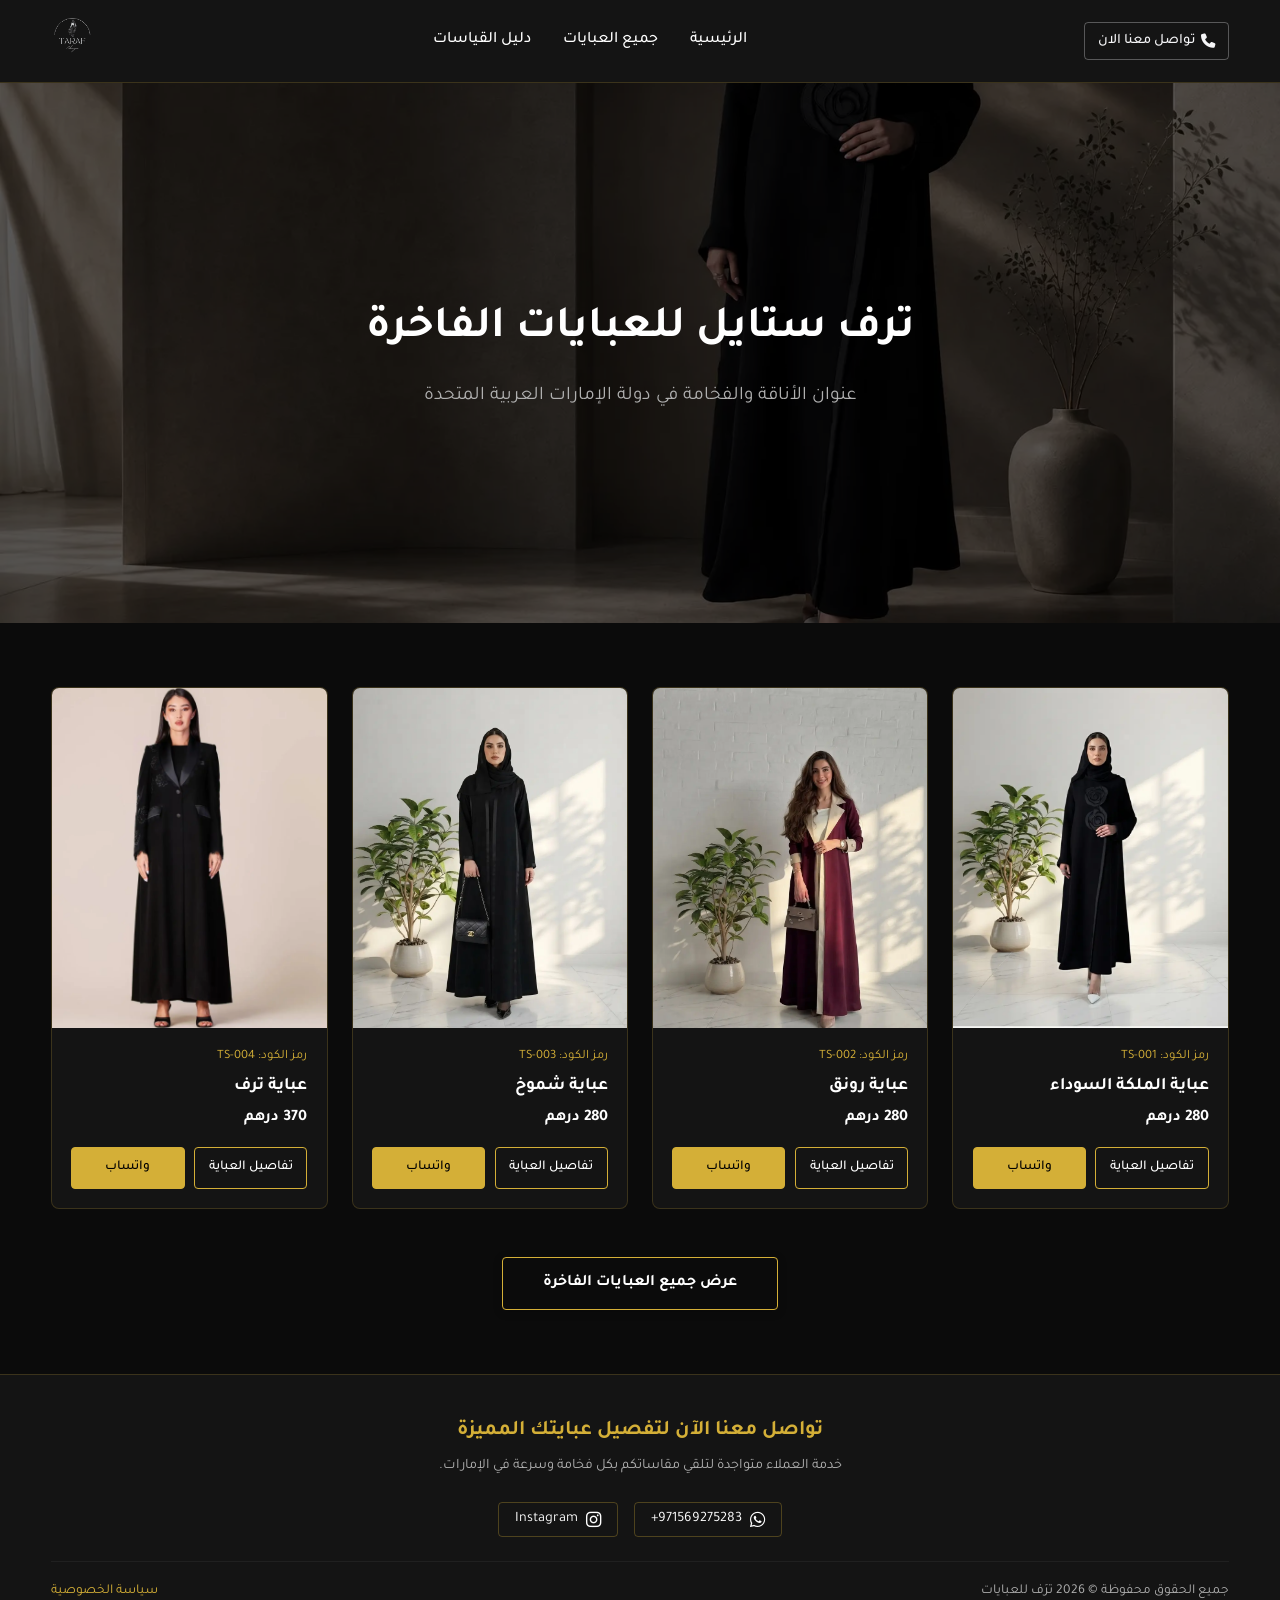
<file: index.html>
<!DOCTYPE html>
<html lang="ar" dir="rtl">

<head>
    <meta charset="UTF-8">
    <meta name="viewport" content="width=device-width, initial-scale=1.0">
    <link rel="icon" type="image/x-icon" href="favicon.ico">
    <title>ترف ستايل للعبايات الفاخرة | الإمارات</title>
    <meta name="description"
        content="ترف ستايل للعبايات الفاخرة في الامارات. تصاميم حصرية وتفصيل حسب الطلب. اطلب الآن عبر الواتساب.">
    <link rel="canonical" href="https://tarafstyleabaya.com/index.html">
    <meta property="og:title" content="ترف ستايل للعبايات الفاخرة | الإمارات">
    <meta property="og:description"
        content="ترف ستايل للعبايات الفاخرة في الامارات. تصاميم حصرية وتفصيل حسب الطلب. اطلب الآن عبر الواتساب.">
    <meta property="og:type" content="website">
    <meta property="og:url" content="https://tarafstyleabaya.com/index.html">
    <meta property="og:image" content="https://tarafstyleabaya.com/img/share-cover.webp">
    <meta name="geo.region" content="AE" />
    <meta name="geo.placename" content="United Arab Emirates" />
    <meta name="language" content="ar" />

    <script type="application/ld+json">
    {
      "@context": "https://schema.org",
      "@type": "LocalBusiness",
      "name": "ترف ستايل للعبايات الفاخرة",
      "image": "https://tarafstyleabaya.com/img/share-cover.webp",
      "@id": "https://tarafstyleabaya.com",
      "url": "https://tarafstyleabaya.com",
      "telephone": "+971569275283",
      "priceRange": "$$",
      "address": {
        "@type": "PostalAddress",
        "addressCountry": "AE"
      },
      "openingHoursSpecification": {
        "@type": "OpeningHoursSpecification",
        "dayOfWeek": [
          "Monday", "Tuesday", "Wednesday", "Thursday", "Friday", "Saturday", "Sunday"
        ],
        "opens": "09:00",
        "closes": "22:00"
      },
      "sameAs": [
        "https://instagram.com/tarafstyleforabaya/"
      ]
    }
    </script>
    <link rel="stylesheet" href="https://cdnjs.cloudflare.com/ajax/libs/font-awesome/6.4.0/css/all.min.css">
    <link href="https://fonts.googleapis.com/css2?family=Tajawal:wght@300;400;500;700&display=swap" rel="stylesheet">
    <link rel="stylesheet" href="css/style.css">
</head>

<body>

<header>
        <div class="header-right">
            <a href="https://wa.me/971569275283?text=مرحباً، أود الاستفسار عن تشكيلة العبايات" target="_blank"
                rel="noopener noreferrer" class="header-whatsapp-btn">
                <i class="fa-solid fa-phone"></i> <span class="btn-text">تواصل معنا الان</span>
            </a>
            <a href="https://wa.me/971569275283?text=مرحباً، أود الاستفسار عن تشكيلة العبايات" target="_blank"
                rel="noopener noreferrer" class="mobile-phone-icon-btn" aria-label="تواصل معنا عبر الواتساب">
                <i class="fa-solid fa-phone"></i>
            </a>
        </div>

        <div class="header-center">
            <div class="logo-container mobile-logo display-none">
                <a href="index.html">
                    <img src="img/taraf-logo.webp" alt="Taraf Abaya Logo" loading="lazy">
                </a>
            </div>
            <nav>
                <ul class="nav-links">
                    <li><a href="index.html">الرئيسية</a></li>
                    <li><a href="all-abayas.html">جميع العبايات</a></li>
                    <li><a href="size-guide.html">دليل القياسات</a></li>
                </ul>
            </nav>
        </div>

        <div class="header-left">
            <div class="logo-container desktop-logo">
                <a href="index.html">
                    <img src="img/taraf-logo.webp" alt="Taraf Abaya Logo" loading="lazy">
                </a>
            </div>
            <button class="hamburger" id="hamburger" aria-label="قائمة التنقل">
                <span></span>
                <span></span>
                <span></span>
            </button>
        </div>
    </header>

    <main>
        <section class="hero-section">
            <div class="hero-overlay"></div>
            <div class="hero-content">
                <h1>ترف ستايل للعبايات الفاخرة</h1>
                <p>عنوان الأناقة والفخامة في دولة الإمارات العربية المتحدة</p>
            </div>
        </section>

        <section class="featured-abayas">
            <div class="abayas-grid" id="abayasGrid"></div>

            <div class="view-more-container">
                <a href="all-abayas.html" id="loadMoreBtn" class="display-inline-block">عرض جميع العبايات الفاخرة</a>
            </div>
        </section>
    </main>

    <button id="backToTopBtn" aria-label="العودة إلى الأعلى">&#8593;</button>

<footer>
        <div class="footer-top">
            <h3 class="footer-title">تواصل معنا الآن لتفصيل عبايتك المميزة</h3>
            <p class="footer-desc">خدمة العملاء متواجدة لتلقي مقاساتكم بكل فخامة وسرعة في الإمارات.</p>
        </div>
        <div class="social-links">
            <a href="https://wa.me/971569275283" target="_blank" rel="noopener noreferrer"
                class="social-btn">
                <i class="fab fa-whatsapp"></i> 971569275283+
            </a>
            <a href="https://instagram.com/tarafstyleforabaya/" target="_blank" rel="noopener noreferrer"
                class="social-btn">
                <i class="fab fa-instagram"></i> Instagram
            </a>
        </div>
        <div class="footer-bottom">
            <p>جميع الحقوق محفوظة © 2026 ترَف للعبايات</p>
            <a href="privacy-policy.html" class="privacy-link">سياسة الخصوصية</a>
        </div>
    </footer>

    <script src="js/main.js"></script>
</body>

</html>
</file>
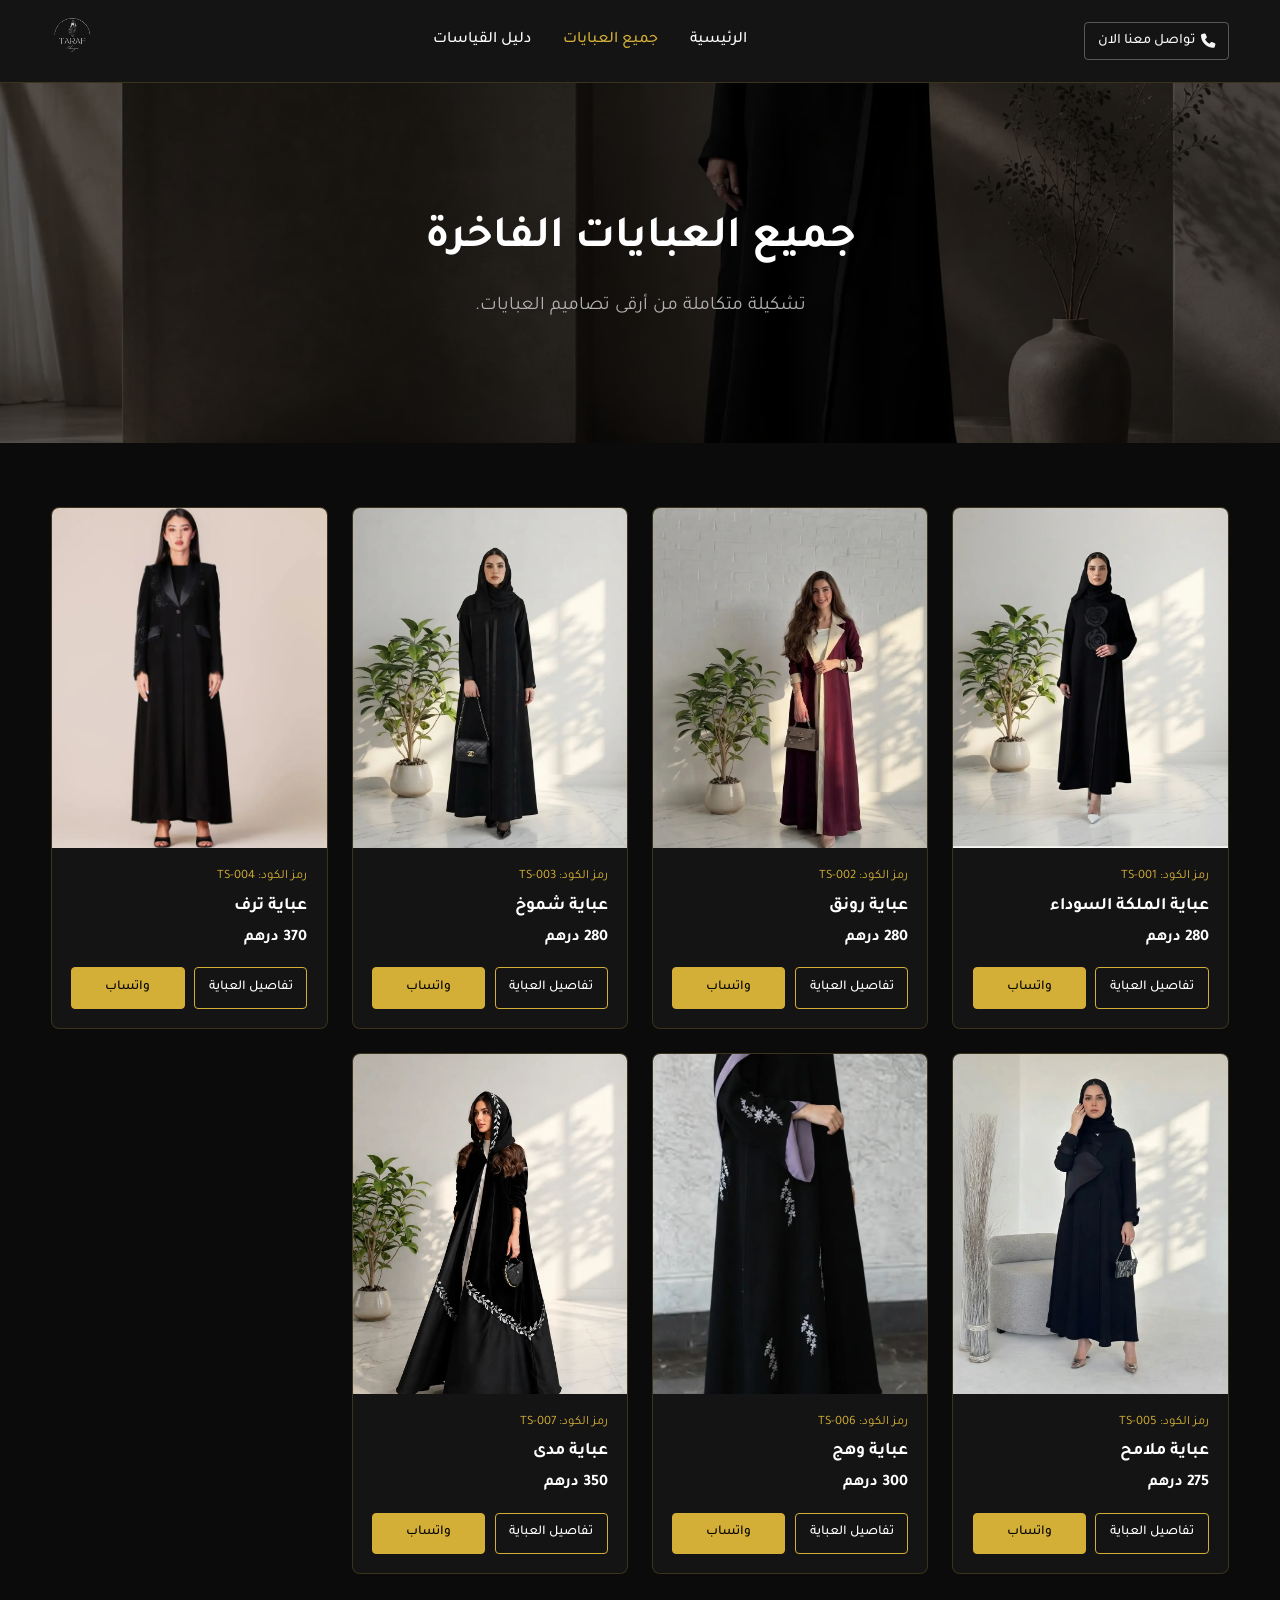
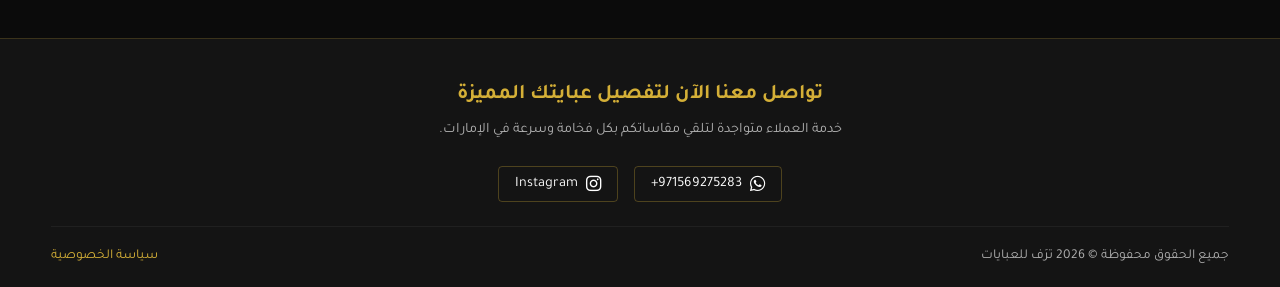
<file: all-abayas.html>
<!DOCTYPE html>
<html lang="ar" dir="rtl">

<head>
    <meta charset="UTF-8">
    <meta name="viewport" content="width=device-width, initial-scale=1.0">
    <link rel="icon" type="image/x-icon" href="favicon.ico">
    <title>جميع العبايات الفاخرة | ترف ستايل للعبايات الفاخرة</title>
    <meta name="description"
        content="تصفح تشكيلة ترف ستايل للعبايات الفاخرة الكاملة للعبايات الراقية في الإمارات. تصاميم حصرية وتفصيل حسب الطلب.">
    <link rel="canonical" href="https://tarafstyleabaya.com/all-abayas.html">
    <meta property="og:title" content="جميع العبايات الفاخرة | ترف ستايل للعبايات الفاخرة">
    <meta property="og:description" content="تصفح تشكيلة ترف ستايل للعبايات الفاخرة للعبايات الراقية في الإمارات.">
    <meta property="og:type" content="website">
    <meta property="og:url" content="https://tarafstyleabaya.com/all-abayas.html">
    <meta property="og:image" content="https://tarafstyleabaya.com/img/share-cover.webp">
    <meta name="geo.region" content="AE" />
    <meta name="geo.placename" content="United Arab Emirates" />
    <meta name="language" content="ar" />
    <link rel="stylesheet" href="https://cdnjs.cloudflare.com/ajax/libs/font-awesome/6.4.0/css/all.min.css">
    <link href="https://fonts.googleapis.com/css2?family=Tajawal:wght@300;400;500;700&display=swap" rel="stylesheet">
    <link rel="stylesheet" href="css/style.css">
</head>

<body>

    <header>
        <div class="header-right">
            <a href="https://wa.me/971569275283?text=مرحباً، أود الاستفسار عن تشكيلة العبايات" target="_blank"
                rel="noopener noreferrer" class="header-whatsapp-btn">
                <i class="fa-solid fa-phone"></i> <span class="btn-text">تواصل معنا الان</span>
            </a>
            <a href="https://wa.me/971569275283?text=مرحباً، أود الاستفسار عن تشكيلة العبايات" target="_blank"
                rel="noopener noreferrer" class="mobile-phone-icon-btn" aria-label="تواصل معنا عبر الواتساب">
                <i class="fa-solid fa-phone"></i>
            </a>
        </div>

        <div class="header-center">
            <div class="logo-container mobile-logo display-none">
                <a href="index.html">
                    <img src="img/taraf-logo.webp" alt="Taraf Abaya Logo" loading="lazy">
                </a>
            </div>
            <nav>
                <ul class="nav-links">
                    <li><a href="index.html">الرئيسية</a></li>
                    <li><a href="all-abayas.html" class="active">جميع العبايات</a></li>
                    <li><a href="size-guide.html">دليل القياسات</a></li>
                </ul>
            </nav>
        </div>

        <div class="header-left">
            <div class="logo-container desktop-logo">
                <a href="index.html">
                    <img src="img/taraf-logo.webp" alt="Taraf Abaya Logo" loading="lazy">
                </a>
            </div>
            <button class="hamburger" id="hamburger" aria-label="قائمة التنقل">
                <span></span>
                <span></span>
                <span></span>
            </button>
        </div>
    </header>

    <main>
        <section class="hero-section hero-short">
            <div class="hero-overlay"></div>
            <div class="hero-content">
                <h1>جميع العبايات الفاخرة</h1>
                <p>تشكيلة متكاملة من أرقى تصاميم العبايات.</p>
            </div>
        </section>

        <section class="featured-abayas">
            <div class="abayas-grid" id="abayasGrid"></div>
        </section>
    </main>

    <button id="backToTopBtn" aria-label="العودة إلى الأعلى">&#8593;</button>

    <footer>
        <div class="footer-top">
            <h3 class="footer-title">تواصل معنا الآن لتفصيل عبايتك المميزة</h3>
            <p class="footer-desc">خدمة العملاء متواجدة لتلقي مقاساتكم بكل فخامة وسرعة في الإمارات.</p>
        </div>
        <div class="social-links">
            <a href="https://wa.me/971569275283" target="_blank" rel="noopener noreferrer"
                class="social-btn">
                <i class="fab fa-whatsapp"></i> 971569275283+
            </a>
            <a href="https://instagram.com/tarafstyleforabaya/" target="_blank" rel="noopener noreferrer"
                class="social-btn">
                <i class="fab fa-instagram"></i> Instagram
            </a>
        </div>
        <div class="footer-bottom">
            <p>جميع الحقوق محفوظة © 2026 ترَف للعبايات</p>
            <a href="privacy-policy.html" class="privacy-link">سياسة الخصوصية</a>
        </div>
    </footer>

    <script src="js/main.js"></script>
</body>

</html>
</file>
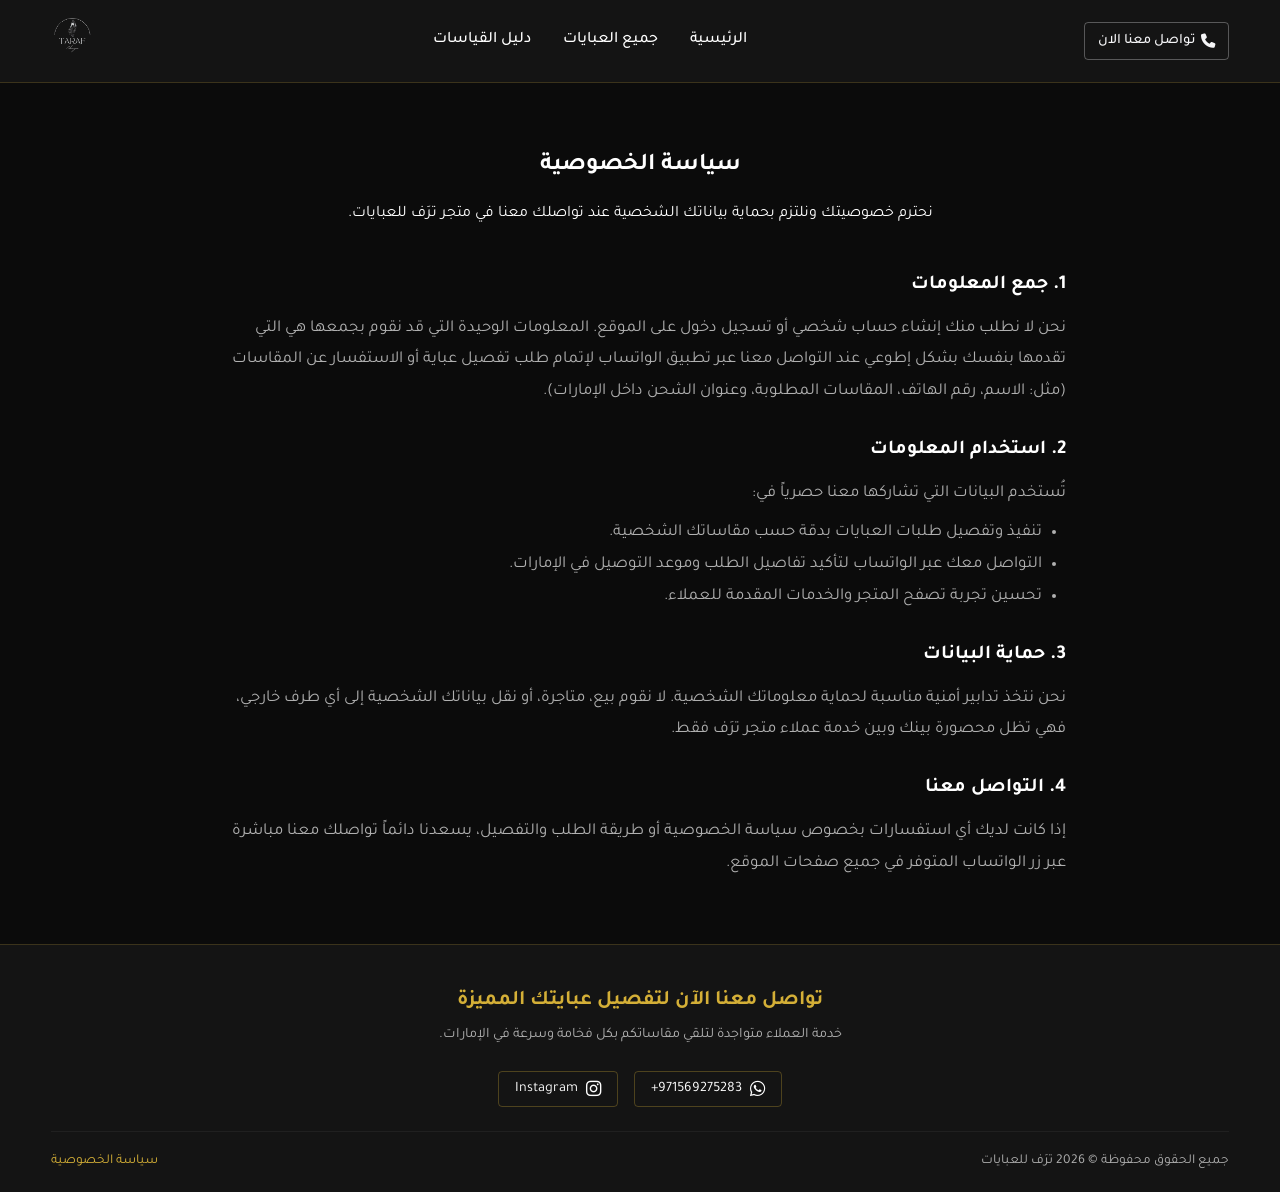
<file: privacy-policy.html>
<!DOCTYPE html>
<html lang="ar" dir="rtl">

<head>
    <meta charset="UTF-8">
    <meta name="viewport" content="width=device-width, initial-scale=1.0">
    <link rel="icon" type="image/x-icon" href="favicon.ico">
    <title>سياسة الخصوصية | ترف ستايل للعبايات الفاخرة</title>

    <meta name="description"
        content="تعرف على سياسة الخصوصية وشروط الاستخدام ترف ستايل للعبايات الفاخرة في الإمارات، وكيفية حماية بياناتك الشخصية ومعلومات التواصل.">
    <link rel="canonical" href="https://tarafstyleabaya.com/privacy-policy.html">

    <meta property="og:title" content="سياسة الخصوصية | ترَف للعبايات">
    <meta property="og:description"
        content="تعرف على سياسة الخصوصية وشروط الاستخدام ترف ستايل للعبايات الفاخرة في الإمارات.">
    <meta property="og:type" content="website">
    <meta property="og:url" content="https://tarafstyleabaya.com/privacy-policy.html">
    <meta property="og:image" content="https://tarafstyleabaya.com/img/share-cover.webp">
    <meta name="geo.region" content="AE" />
    <meta name="geo.placename" content="United Arab Emirates" />
    <meta name="language" content="ar" />
    <link rel="stylesheet" href="https://cdnjs.cloudflare.com/ajax/libs/font-awesome/6.4.0/css/all.min.css">
    <link href="https://fonts.googleapis.com/css2?family=Tajawal:wght@300;400;500;700&display=swap" rel="stylesheet">
    <link rel="stylesheet" href="css/style.css">
</head>

<body>

    <header>
        <div class="header-right">
            <a href="https://wa.me/971569275283?text=مرحباً، أود الاستفسار عن تشكيلة العبايات" target="_blank"
                rel="noopener noreferrer" class="header-whatsapp-btn">
                <i class="fa-solid fa-phone"></i> <span class="btn-text">تواصل معنا الان</span>
            </a>
            <a href="https://wa.me/971569275283?text=مرحباً، أود الاستفسار عن تشكيلة العبايات" target="_blank"
                rel="noopener noreferrer" class="mobile-phone-icon-btn" aria-label="تواصل معنا عبر الواتساب">
                <i class="fa-solid fa-phone"></i>
            </a>
        </div>

        <div class="header-center">
            <div class="logo-container mobile-logo display-none">
                <a href="index.html">
                    <img src="img/taraf-logo.webp" alt="Taraf Abaya Logo" loading="lazy">
                </a>
            </div>
            <nav>
                <ul class="nav-links">
                    <li><a href="index.html">الرئيسية</a></li>
                    <li><a href="all-abayas.html">جميع العبايات</a></li>
                    <li><a href="size-guide.html">دليل القياسات</a></li>
                </ul>
            </nav>
        </div>

        <div class="header-left">
            <div class="logo-container desktop-logo">
                <a href="index.html">
                    <img src="img/taraf-logo.webp" alt="Taraf Abaya Logo" loading="lazy">
                </a>
            </div>
            <button class="hamburger" id="hamburger" aria-label="قائمة التنقل">
                <span></span>
                <span></span>
                <span></span>
            </button>
        </div>
    </header>

    <main>
        <section class="privacy-section">
            <div class="privacy-intro">
                <h1>سياسة الخصوصية</h1>
                <p>نحترم خصوصيتك ونلتزم بحماية بياناتك الشخصية عند تواصلك معنا في متجر ترَف للعبايات.</p>
            </div>

            <div class="privacy-content-wrapper">
                <h3>1. جمع المعلومات</h3>
                <p>نحن لا نطلب منك إنشاء حساب شخصي أو تسجيل دخول على الموقع. المعلومات الوحيدة التي قد نقوم بجمعها هي التي تقدمها بنفسك بشكل إطوعي عند التواصل معنا عبر تطبيق الواتساب لإتمام طلب تفصيل عباية أو الاستفسار عن المقاسات (مثل: الاسم، رقم الهاتف، المقاسات المطلوبة، وعنوان الشحن داخل الإمارات).</p>

                <h3>2. استخدام المعلومات</h3>
                <p>تُستخدم البيانات التي تشاركها معنا حصرياً في:</p>
                <ul>
                    <li>تنفيذ وتفصيل طلبات العبايات بدقة حسب مقاساتك الشخصية.</li>
                    <li>التواصل معك عبر الواتساب لتأكيد تفاصيل الطلب وموعد التوصيل في الإمارات.</li>
                    <li>تحسين تجربة تصفح المتجر والخدمات المقدمة للعملاء.</li>
                </ul>

                <h3>3. حماية البيانات</h3>
                <p>نحن نتخذ تدابير أمنية مناسبة لحماية معلوماتك الشخصية. لا نقوم بيع، متاجرة، أو نقل بياناتك الشخصية إلى أي طرف خارجي، فهي تظل محصورة بينك وبين خدمة عملاء متجر ترَف فقط.</p>

                <h3>4. التواصل معنا</h3>
                <p>إذا كانت لديك أي استفسارات بخصوص سياسة الخصوصية أو طريقة الطلب والتفصيل، يسعدنا دائماً تواصلك معنا مباشرة عبر زر الواتساب المتوفر في جميع صفحات الموقع.</p>
            </div>
        </section>
    </main>

    <button id="backToTopBtn" aria-label="العودة إلى الأعلى">&#8593;</button>

    <footer>
        <div class="footer-top">
            <h3 class="footer-title">تواصل معنا الآن لتفصيل عبايتك المميزة</h3>
            <p class="footer-desc">خدمة العملاء متواجدة لتلقي مقاساتكم بكل فخامة وسرعة في الإمارات.</p>
        </div>
        <div class="social-links">
            <a href="https://wa.me/971569275283" target="_blank" rel="noopener noreferrer"
                class="social-btn">
                <i class="fab fa-whatsapp"></i> 971569275283+
            </a>
            <a href="https://instagram.com/tarafstyleforabaya/" target="_blank" rel="noopener noreferrer"
                class="social-btn">
                <i class="fab fa-instagram"></i> Instagram
            </a>
        </div>
        <div class="footer-bottom">
            <p>جميع الحقوق محفوظة © 2026 ترَف للعبايات</p>
            <a href="privacy-policy.html" class="privacy-link">سياسة الخصوصية</a>
        </div>
    </footer>

    <script src="js/main.js"></script>
</body>

</html>
</file>
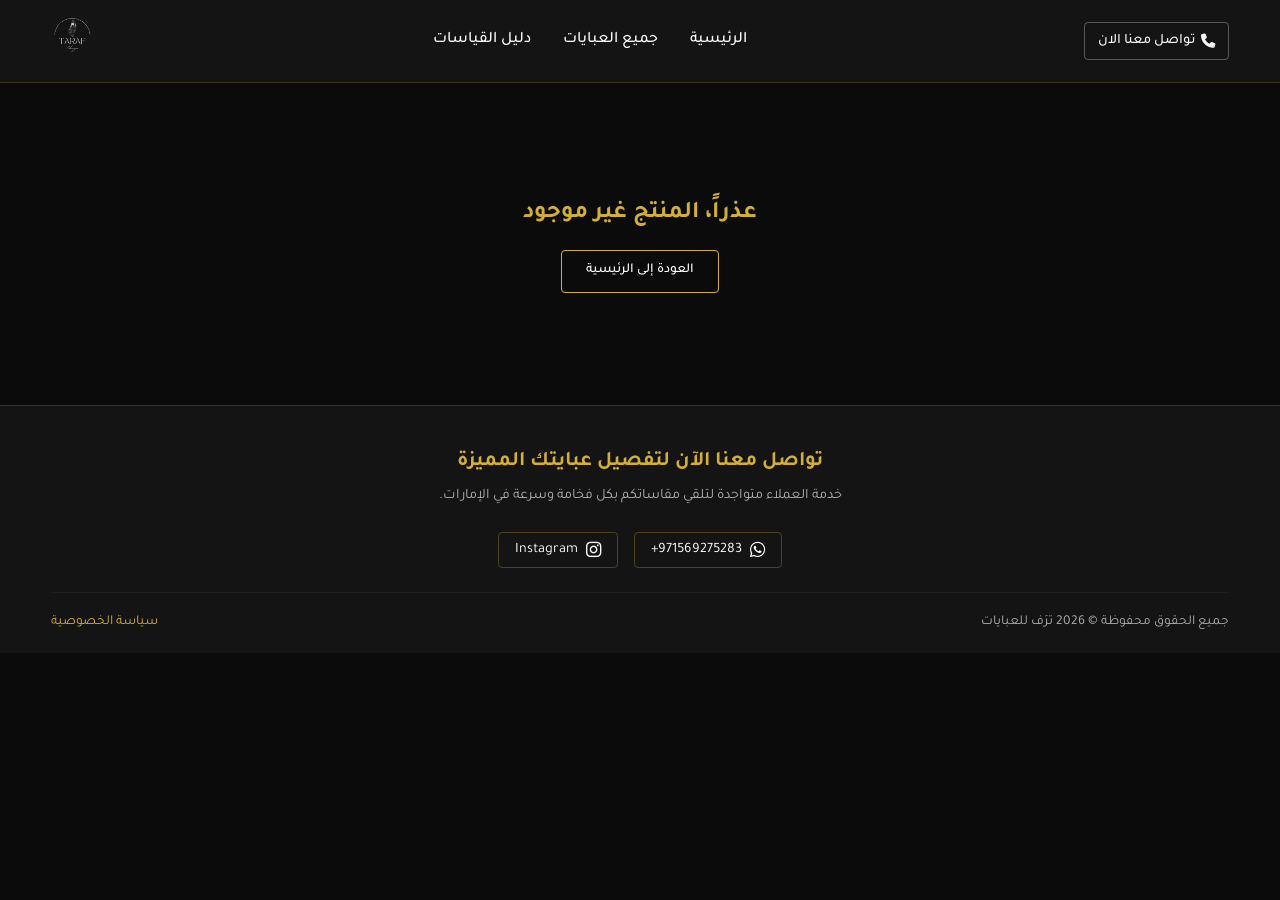
<file: product.html>
<!DOCTYPE html>
<html lang="ar" dir="rtl">
<head>
    <meta charset="UTF-8">
    <meta name="viewport" content="width=device-width, initial-scale=1.0">
    <link rel="icon" type="image/x-icon" href="favicon.ico">
    <title>تفاصيل المنتج | ترف ستايل للعبايات الفاخرة</title>
    <meta name="description"
        content="تصفح تفاصيل ومواصفات العباية الفاخرة واطلبها الآن حسب مقاسك من ترف ستايل للعبايات الفاخرة في الإمارات.">
    <link rel="canonical" href="https://tarafstyleabaya.com/product.html">
    <meta property="og:title" content="تفاصيل المنتج | ترف ستايل للعبايات الفاخرة">
    <meta property="og:description"
        content="تصفح تفاصيل ومواصفات العباية الفاخرة واطلبها الآن حسب مقاسك من ترف ستايل للعبايات الفاخرة.">
    <meta property="og:type" content="product">
    <meta property="og:url" content="https://tarafstyleabaya.com/product.html">
    <meta property="og:image" content="https://tarafstyleabaya.com/img/share-cover.webp">
    <meta name="geo.region" content="AE" />
    <meta name="geo.placename" content="United Arab Emirates" />
    <meta name="language" content="ar" />
    <link rel="stylesheet" href="https://cdnjs.cloudflare.com/ajax/libs/font-awesome/6.4.0/css/all.min.css">
    <link href="https://fonts.googleapis.com/css2?family=Tajawal:wght@300;400;500;700&display=swap" rel="stylesheet">
    <link rel="stylesheet" href="css/style.css">
</head>

<body>
    
<header>
        <div class="header-right">
            <a href="https://wa.me/971569275283?text=مرحباً، أود الاستفسار عن تشكيلة العبايات" target="_blank"
                rel="noopener noreferrer" class="header-whatsapp-btn">
                <i class="fa-solid fa-phone"></i> <span class="btn-text">تواصل معنا الان</span>
            </a>
            <a href="https://wa.me/971569275283?text=مرحباً، أود الاستفسار عن تشكيلة العبايات" target="_blank"
                rel="noopener noreferrer" class="mobile-phone-icon-btn" aria-label="تواصل معنا عبر الواتساب">
                <i class="fa-solid fa-phone"></i>
            </a>
        </div>

        <div class="header-center">
            <div class="logo-container mobile-logo display-none">
                <a href="index.html">
                    <img src="img/taraf-logo.webp" alt="Taraf Abaya Logo" loading="lazy">
                </a>
            </div>
            <nav>
                <ul class="nav-links">
                    <li><a href="index.html">الرئيسية</a></li>
                    <li><a href="all-abayas.html">جميع العبايات</a></li>
                    <li><a href="size-guide.html">دليل القياسات</a></li>
                </ul>
            </nav>
        </div>

        <div class="header-left">
            <div class="logo-container desktop-logo">
                <a href="index.html">
                    <img src="img/taraf-logo.webp" alt="Taraf Abaya Logo" loading="lazy">
                </a>
            </div>
            <button class="hamburger" id="hamburger" aria-label="قائمة التنقل">
                <span></span>
                <span></span>
                <span></span>
            </button>
        </div>
    </header>

    <main>
        <section class="product-details-section" id="productDetailsContainer">
            <p class="text-center-loading">جاري تحميل تفاصيل المنتج...</p>
        </section>
    </main>

    <button id="backToTopBtn" aria-label="العودة إلى الأعلى">&#8593;</button>

<footer>
        <div class="footer-top">
            <h3 class="footer-title">تواصل معنا الآن لتفصيل عبايتك المميزة</h3>
            <p class="footer-desc">خدمة العملاء متواجدة لتلقي مقاساتكم بكل فخامة وسرعة في الإمارات.</p>
        </div>
        <div class="social-links">
            <a href="https://wa.me/971569275283" target="_blank" rel="noopener noreferrer"
                class="social-btn">
                <i class="fab fa-whatsapp"></i> 971569275283+
            </a>
            <a href="https://instagram.com/tarafstyleforabaya/" target="_blank" rel="noopener noreferrer"
                class="social-btn">
                <i class="fab fa-instagram"></i> Instagram
            </a>
        </div>
        <div class="footer-bottom">
            <p>جميع الحقوق محفوظة © 2026 ترَف للعبايات</p>
            <a href="privacy-policy.html" class="privacy-link">سياسة الخصوصية</a>
        </div>
    </footer>

    <script src="js/main.js"></script>
</body>

</html>
</file>
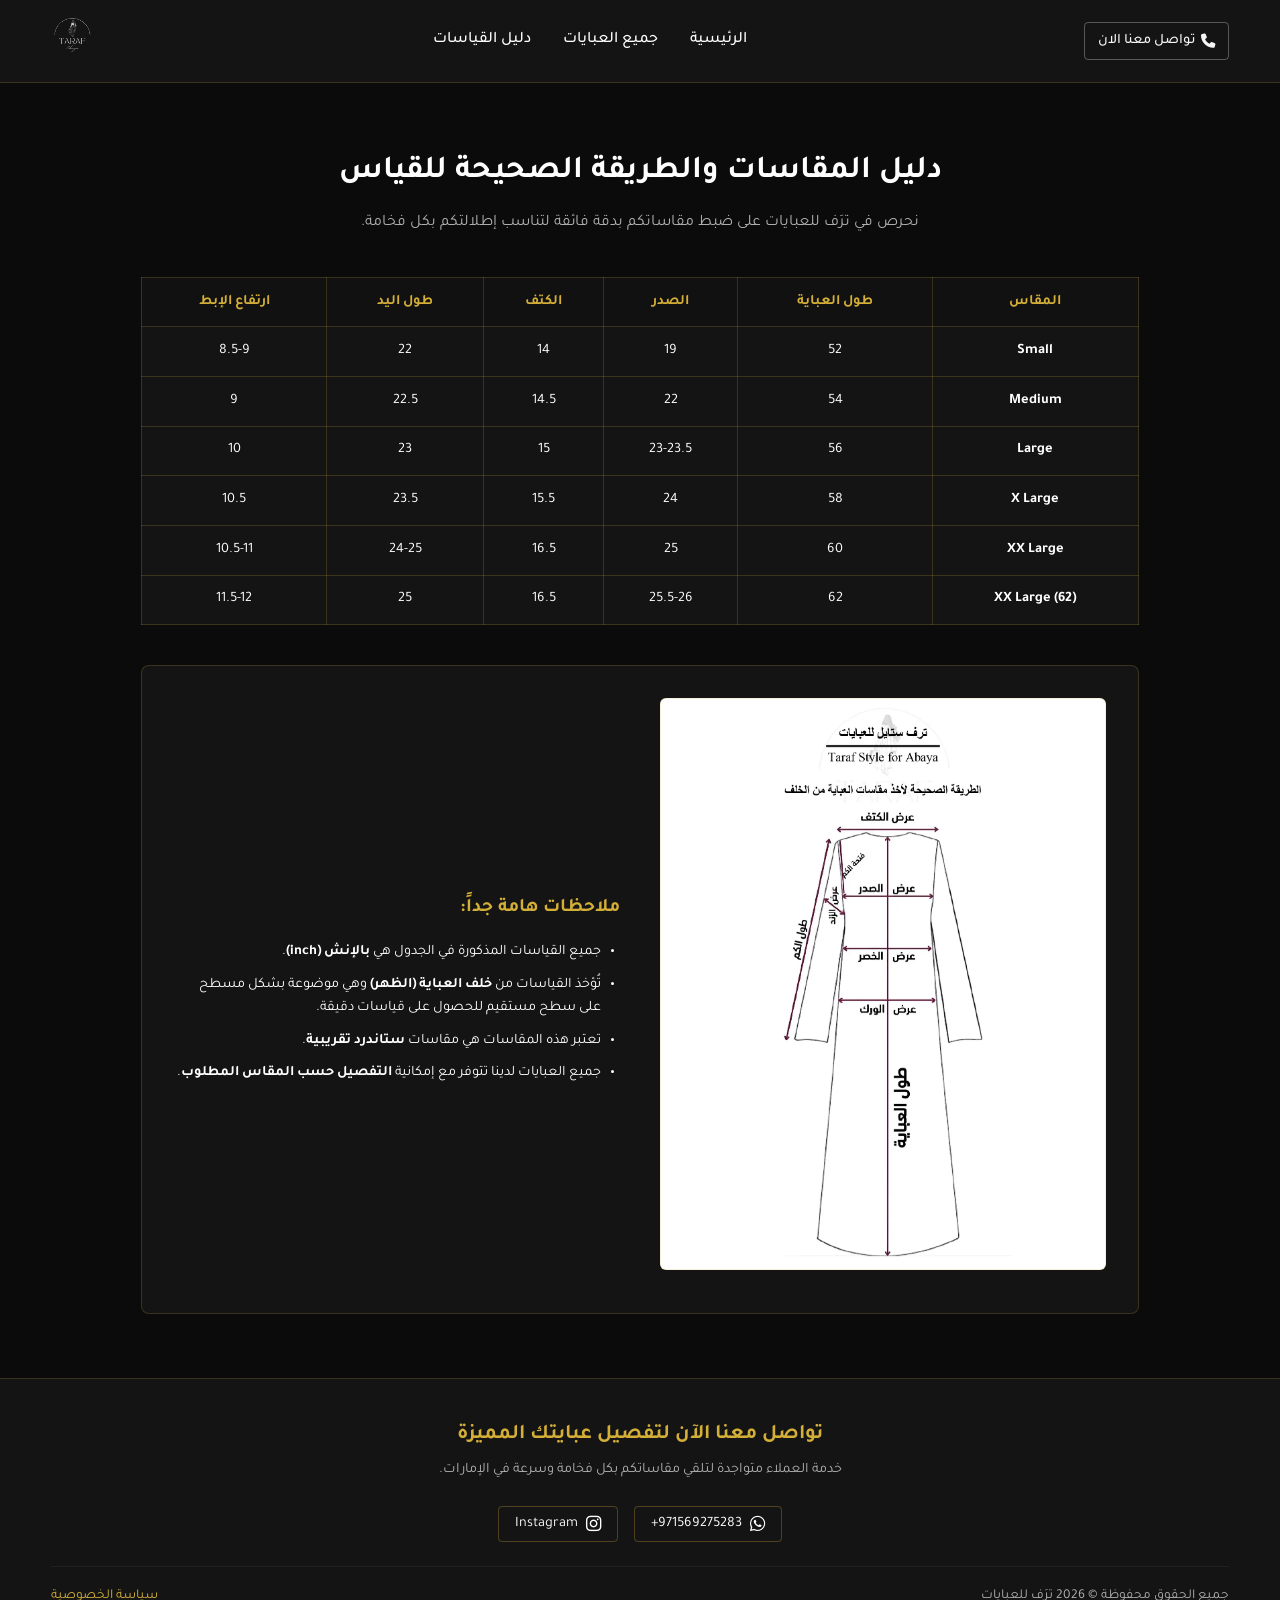
<file: size-guide.html>
<!DOCTYPE html>
<html lang="ar" dir="rtl">

<head>
    <meta charset="UTF-8">
    <meta name="viewport" content="width=device-width, initial-scale=1.0">
    <link rel="icon" type="image/x-icon" href="favicon.ico">
    <title>دليل القياسات | ترف ستايل للعبايات الفاخرة</title>

    <meta name="description"
        content="دليل القياسات الرسمي لمتجر ترَف للعبايات. تعرف على الطريقة الصحيحة لأخذ مقاسات العباية واختيار المقاس المناسب بكل دقة في الإمارات.">
    <link rel="canonical" href="https://tarafstyleabaya.com/size-guide.html">

    <meta property="og:title" content="دليل القياسات | ترف ستايل للعبايات الفاخرة">
    <meta property="og:description"
        content="دليل القياسات الرسمي لمتجر ترف ستايل للعبايات الفاخرة. تعرف على الطريقة الصحيحة لأخذ مقاسات العباية بدقة في الإمارات.">
    <meta property="og:type" content="website">
    <meta property="og:url" content="https://tarafstyleabaya.com/size-guide.html">
    <meta property="og:image" content="https://tarafstyleabaya.com/img/share-cover.webp">
    <meta name="geo.region" content="AE" />
    <meta name="geo.placename" content="United Arab Emirates" />
    <meta name="language" content="ar" />
    <link rel="stylesheet" href="https://cdnjs.cloudflare.com/ajax/libs/font-awesome/6.4.0/css/all.min.css">
    <link href="https://fonts.googleapis.com/css2?family=Tajawal:wght@300;400;500;700&display=swap" rel="stylesheet">
    <link rel="stylesheet" href="css/style.css">
</head>

<body>

<header>
        <div class="header-right">
            <a href="https://wa.me/971569275283?text=مرحباً، أود الاستفسار عن تشكيلة العبايات" target="_blank"
                rel="noopener noreferrer" class="header-whatsapp-btn">
                <i class="fa-solid fa-phone"></i> <span class="btn-text">تواصل معنا الان</span>
            </a>
            <a href="https://wa.me/971569275283?text=مرحباً، أود الاستفسار عن تشكيلة العبايات" target="_blank"
                rel="noopener noreferrer" class="mobile-phone-icon-btn" aria-label="تواصل معنا عبر الواتساب">
                <i class="fa-solid fa-phone"></i>
            </a>
        </div>

        <div class="header-center">
            <div class="logo-container mobile-logo display-none">
                <a href="index.html">
                    <img src="img/taraf-logo.webp" alt="Taraf Abaya Logo" loading="lazy">
                </a>
            </div>
            <nav>
                <ul class="nav-links">
                    <li><a href="index.html">الرئيسية</a></li>
                    <li><a href="all-abayas.html">جميع العبايات</a></li>
                    <li><a href="size-guide.html">دليل القياسات</a></li>
                </ul>
            </nav>
        </div>

        <div class="header-left">
            <div class="logo-container desktop-logo">
                <a href="index.html">
                    <img src="img/taraf-logo.webp" alt="Taraf Abaya Logo" loading="lazy">
                </a>
            </div>
            <button class="hamburger" id="hamburger" aria-label="قائمة التنقل">
                <span></span>
                <span></span>
                <span></span>
            </button>
        </div>
    </header>

    <main>
        <section class="size-guide-section">
            <div class="guide-intro">
                <h1>دليل المقاسات والطريقة الصحيحة للقياس</h1>
                <p>نحرص في ترَف للعبايات على ضبط مقاساتكم بدقة فائقة لتناسب إطلالتكم بكل فخامة.</p>
            </div>

            <div class="table-container">
                <table class="size-table">
                    <thead>
                        <tr>
                            <th>المقاس</th>
                            <th>طول العباية</th>
                            <th>الصدر</th>
                            <th>الكتف</th>
                            <th>طول اليد</th>
                            <th>ارتفاع الإبط</th>
                        </tr>
                    </thead>
                    <tbody>
                        <tr>
                            <td><strong>Small</strong></td>
                            <td>52</td>
                            <td>19</td>
                            <td>14</td>
                            <td>22</td>
                            <td>8.5-9</td>
                        </tr>
                        <tr>
                            <td><strong>Medium</strong></td>
                            <td>54</td>
                            <td>22</td>
                            <td>14.5</td>
                            <td>22.5</td>
                            <td>9</td>
                        </tr>
                        <tr>
                            <td><strong>Large</strong></td>
                            <td>56</td>
                            <td>23-23.5</td>
                            <td>15</td>
                            <td>23</td>
                            <td>10</td>
                        </tr>
                        <tr>
                            <td><strong>X Large</strong></td>
                            <td>58</td>
                            <td>24</td>
                            <td>15.5</td>
                            <td>23.5</td>
                            <td>10.5</td>
                        </tr>
                        <tr>
                            <td><strong>XX Large</strong></td>
                            <td>60</td>
                            <td>25</td>
                            <td>16.5</td>
                            <td>24-25</td>
                            <td>10.5-11</td>
                        </tr>
                        <tr>
                            <td><strong>XX Large (62)</strong></td>
                            <td>62</td>
                            <td>25.5-26</td>
                            <td>16.5</td>
                            <td>25</td>
                            <td>11.5-12</td>
                        </tr>
                    </tbody>
                </table>
            </div>

            <div class="guide-visual-container">
                <div class="guide-visual-img">
                    <img src="img/taraf-size-guide-back.webp" alt="الطريقة الصحيحة لأخذ مقاسات العباية من الخلف"
                        loading="lazy">
                </div>
                <div class="guide-notes">
                    <h3>ملاحظات هامة جداً:</h3>
                    <ul>
                        <li>جميع القياسات المذكورة في الجدول هي <strong>بالإنش (inch)</strong>.</li>
                        <li>تُؤخذ القياسات من <strong>خلف العباية (الظهر)</strong> وهي موضوعة بشكل مسطح على سطح مستقيم
                            للحصول على قياسات دقيقة.</li>
                        <li>تعتبر هذه المقاسات هي مقاسات <strong>ستاندرد تقريبية</strong>.</li>
                        <li>جميع العبايات لدينا تتوفر مع إمكانية <strong>التفصيل حسب المقاس المطلوب</strong>.</li>
                    </ul>
                </div>
            </div>
        </section>
    </main>

    <button id="backToTopBtn" aria-label="العودة إلى الأعلى">&#8593;</button>

<footer>
        <div class="footer-top">
            <h3 class="footer-title">تواصل معنا الآن لتفصيل عبايتك المميزة</h3>
            <p class="footer-desc">خدمة العملاء متواجدة لتلقي مقاساتكم بكل فخامة وسرعة في الإمارات.</p>
        </div>
        <div class="social-links">
            <a href="https://wa.me/971569275283" target="_blank" rel="noopener noreferrer"
                class="social-btn">
                <i class="fab fa-whatsapp"></i> 971569275283+
            </a>
            <a href="https://instagram.com/tarafstyleforabaya/" target="_blank" rel="noopener noreferrer"
                class="social-btn">
                <i class="fab fa-instagram"></i> Instagram
            </a>
        </div>
        <div class="footer-bottom">
            <p>جميع الحقوق محفوظة © 2026 ترَف للعبايات</p>
            <a href="privacy-policy.html" class="privacy-link">سياسة الخصوصية</a>
        </div>
    </footer>

    <script src="js/main.js"></script>
</body>

</html>
</file>
<file: css/style.css>
/* --- إعدادات الألوان الأساسية والهوية البصرية --- */
:root {
    --bg-primary: #0b0b0b;
    --card-bg: #141414;
    --text-primary: #ffffff;
    --text-secondary: #b0b0b0;
    --accent-gold: #d4af37;
    --accent-gold-hover: #e6c547;
    --off-white: #f5f5f7;
    --transition: all 0.3s ease;
}

* {
    margin: 0;
    padding: 0;
    box-sizing: border-box;
}

html, body {
    overflow-x: hidden;
    width: 100%;
}

body {
    background-color: var(--bg-primary);
    color: var(--text-primary);
    font-family: 'Tajawal', sans-serif;
    direction: rtl;
    line-height: 1.6;
}

a {
    text-decoration: none;
    color: inherit;
}

/* --- الهيدر العلوي (Header) --- */
header {
    background-color: var(--card-bg);
    border-bottom: 1px solid rgba(212, 175, 55, 0.2);
    padding: 0.8rem 4%;
    display: flex;
    justify-content: space-between;
    align-items: center;
    position: sticky;
    top: 0;
    z-index: 1000;
    width: 100%;
}

.logo-container img {
    height: 45px;
    object-fit: contain;
}

.nav-links {
    display: flex;
    list-style: none;
    gap: 2rem;
}

.nav-links a {
    color: var(--text-primary);
    font-weight: 500;
    transition: var(--transition);
}

.nav-links a:hover,
.nav-links a.active {
    color: var(--accent-gold);
}

/* زر الواتساب الافتراضي للديسكتوب (نص وأيقونة) */
.header-whatsapp-btn {
    display: flex;
    align-items: center;
    gap: 6px;
    background: transparent;
    border: 1px solid rgba(245, 245, 247, 0.3);
    color: var(--off-white);
    padding: 0.4rem 0.8rem;
    border-radius: 4px;
    transition: var(--transition);
    font-size: 0.9rem;
    font-weight: 500;
}

.header-whatsapp-btn:hover {
    border-color: var(--accent-gold);
    color: var(--accent-gold);
}

/* زر السماعة المتحركة داخل دائرة للموبايل والتابلت (مخفي افتراضياً بالديسكتوب) */
.mobile-phone-icon-btn {
    display: none;
    align-items: center;
    justify-content: center;
    width: 40px;
    height: 40px;
    border-radius: 50%;
    border: 2px solid var(--accent-gold);
    background-color: var(--accent-gold);
    color: #0b0b0b;
    font-size: 1.1rem;
    transition: var(--transition);
}

.mobile-phone-icon-btn span {
    display: inline-block;
    color: #0b0b0b;
    animation: ring 1.5s infinite ease-in-out;
}

@keyframes ring {
    0% { transform: rotate(0deg); }
    10% { transform: rotate(14deg); }
    20% { transform: rotate(-14deg); }
    30% { transform: rotate(14deg); }
    40% { transform: rotate(-14deg); }
    50% { transform: rotate(0deg); }
    100% { transform: rotate(0deg); }
}

.hamburger {
    display: none;
    flex-direction: column;
    gap: 5px;
    cursor: pointer;
    background: none;
    border: none;
    padding: 5px;
}

.hamburger span {
    width: 25px;
    height: 3px;
    background-color: var(--accent-gold);
    transition: var(--transition);
    border-radius: 2px;
}

/* عرض اللوجو للموبايل */
@media (max-width: 768px) {
    .header-center .mobile-logo {
        display: block !important;
        text-align: center;
        margin-bottom: 0;
    }
    
    .header-center .mobile-logo a {
        display: inline-block;
    }
}

/* --- قسم الـ Hero --- */
.hero-section {
    position: relative;
    height: 60vh;
    display: flex;
    align-items: center;
    justify-content: center;
    text-align: center;
    background: url('../img/luxury-abayas-hero-uae.webp') no-repeat center center/cover;
}

.hero-overlay {
    position: absolute;
    top: 0;
    left: 0;
    width: 100%;
    height: 100%;
    background-color: rgba(0, 0, 0, 0.65);
}

.hero-content {
    position: relative;
    z-index: 2;
    padding: 0 1rem;
}

.hero-content h1 {
    font-size: 2.8rem;
    color: var(--text-primary);
    margin-bottom: 1rem;
}

.hero-content p {
    font-size: 1.2rem;
    color: var(--text-secondary);
}

.hero-short {
    height: 40vh !important;
}

/* --- شبكة المنتجات (Abayas Grid) --- */
.featured-abayas {
    padding: 4rem 4%;
}

.abayas-grid {
    display: grid;
    grid-template-columns: repeat(4, 1fr);
    gap: 1.5rem;
    width: 100%;
}

/* الشاشات المتوسطة (الآيباد والتابلت) */
@media (max-width: 992px) {
    .abayas-grid {
        grid-template-columns: repeat(2, 1fr);
    }
}

/* شاشات الموبايل */
@media (max-width: 576px) {
    .abayas-grid {
        grid-template-columns: 1fr;
    }
}

.abaya-card {
    background-color: var(--card-bg);
    border: 1px solid rgba(212, 175, 55, 0.2);
    border-radius: 8px;
    overflow: hidden;
    transition: var(--transition);
    display: flex;
    flex-direction: column;
}

.abaya-card:hover {
    transform: translateY(-4px);
    border-color: var(--accent-gold);
}

.abaya-img {
    width: 100%;
    height: 340px;
    object-fit: cover;
}

.abaya-info {
    padding: 1.2rem;
    display: flex;
    flex-direction: column;
    flex-grow: 1;
}

.abaya-sku {
    font-size: 0.8rem;
    color: var(--accent-gold);
    margin-bottom: 0.3rem;
}

.abaya-name {
    font-size: 1.1rem;
    color: var(--text-primary);
    margin-bottom: 0.3rem;
    font-weight: 600;
}

.abaya-price {
    font-size: 1rem;
    font-weight: bold;
    color: var(--text-primary);
    margin-bottom: 1rem;
}

.abaya-actions {
    display: flex;
    gap: 0.6rem;
    margin-top: auto;
}

.btn-primary, .btn-whatsapp {
    flex: 1;
    padding: 0.55rem 0.5rem;
    text-align: center;
    border-radius: 4px;
    font-size: 0.85rem;
    font-weight: 500;
    transition: var(--transition);
    white-space: nowrap;
}

.btn-primary {
    background-color: transparent;
    border: 1px solid var(--accent-gold);
    color: var(--text-primary);
}

.btn-primary:hover {
    background-color: var(--accent-gold);
    color: #000;
}

.btn-whatsapp {
    background-color: var(--accent-gold);
    color: #000;
    border: 1px solid var(--accent-gold);
}

.btn-whatsapp:hover {
    background-color: var(--accent-gold-hover);
}

/* --- تنسيق زر عرض جميع العبايات الفاخرة --- */
.view-more-container,
.view-all-container {
    text-align: center;
    margin-top: 3rem;
    width: 100%;
    display: flex;
    justify-content: center;
    align-items: center;
}

#loadMoreBtn,
.view-all-btn,
.btn-view-all,
.view-more-btn,
.view-more-container a,
.view-all-container a {
    display: inline-flex !important;
    align-items: center;
    justify-content: center;
    padding: 0.8rem 2.5rem;
    border: 1px solid var(--accent-gold);
    color: var(--text-primary);
    background-color: transparent;
    border-radius: 4px;
    font-size: 1rem;
    font-weight: 600;
    transition: var(--transition);
    text-decoration: none;
    cursor: pointer;
    box-shadow: 0 2px 10px rgba(0, 0, 0, 0.2);
}

#loadMoreBtn:hover,
.view-all-btn:hover,
.btn-view-all:hover,
.view-more-btn:hover,
.view-more-container a:hover,
.view-all-container a:hover {
    background-color: var(--accent-gold);
    color: #0b0b0b;
    box-shadow: 0 4px 15px rgba(212, 175, 55, 0.35);
    transform: translateY(-2px);
}

@media (max-width: 576px) {
    #loadMoreBtn,
    .view-all-btn,
    .btn-view-all,
    .view-more-btn,
    .view-more-container a,
    .view-all-container a {
        width: 100%;
        max-width: 300px;
        padding: 0.75rem 1.5rem;
        font-size: 0.95rem;
    }
}

/* --- صفحة تفاصيل المنتج --- */
.product-details-section {
    padding: 4rem 4%;
    display: grid;
    grid-template-columns: 1fr 1fr;
    gap: 2.5rem;
    align-items: start;
}

.product-gallery img {
    width: 100%;
    height: 450px;
    object-fit: cover;
    border-radius: 8px;
    border: 1px solid rgba(212, 175, 55, 0.2);
}

.product-info-content h1 {
    font-size: 1.8rem;
    margin-bottom: 0.4rem;
    color: var(--text-primary);
}

.product-info-content .sku {
    color: var(--accent-gold);
    font-size: 0.9rem;
    margin-bottom: 0.8rem;
    display: block;
}

.product-info-content .price {
    font-size: 1.3rem;
    font-weight: bold;
    color: var(--text-primary);
    margin-bottom: 1.2rem;
}

.product-info-content .description {
    color: var(--text-secondary);
    margin-bottom: 1.5rem;
    line-height: 1.7;
    font-size: 0.95rem;
}

.options-group {
    margin-bottom: 1.2rem;
}

.options-group label {
    display: block;
    margin-bottom: 0.4rem;
    color: var(--text-primary);
    font-weight: 500;
    font-size: 0.9rem;
}

.options-group select {
    width: 100%;
    padding: 0.7rem;
    background: var(--card-bg);
    border: 1px solid rgba(212, 175, 55, 0.3);
    color: var(--text-primary);
    border-radius: 4px;
    font-family: 'Tajawal', sans-serif;
}

.size-guide-link-text {
    display: inline-block;
    margin-top: 0.4rem;
    color: var(--accent-gold);
    font-size: 0.85rem;
    text-decoration: underline;
}

.product-actions {
    margin-top: 2rem;
}

/* --- صفحة دليل القياسات --- */
.size-guide-section {
    padding: 4rem 4%;
    max-width: 1100px;
    margin: 0 auto;
}

.guide-intro {
    text-align: center;
    margin-bottom: 2.5rem;
}

.guide-intro h1 {
    font-size: 2rem;
    margin-bottom: 0.8rem;
    color: var(--text-primary);
}

.guide-intro p {
    color: var(--text-secondary);
    font-size: 1rem;
}

.table-container {
    overflow-x: auto;
    margin-bottom: 2.5rem;
}

.size-table {
    width: 100%;
    border-collapse: collapse;
    background: var(--card-bg);
    border: 1px solid rgba(212, 175, 55, 0.3);
    text-align: center;
}

.size-table th, .size-table td {
    padding: 0.8rem;
    border: 1px solid rgba(212, 175, 55, 0.2);
    color: var(--text-primary);
    font-size: 0.9rem;
}

.size-table th {
    background-color: #111;
    color: var(--accent-gold);
    font-weight: 700;
}

.guide-visual-container {
    display: grid;
    grid-template-columns: 1fr 1fr;
    gap: 2.5rem;
    align-items: center;
    background: var(--card-bg);
    padding: 2rem;
    border-radius: 8px;
    border: 1px solid rgba(212, 175, 55, 0.2);
}

.guide-visual-img img {
    width: 100%;
    height: auto;
    border-radius: 6px;
    border: 1px solid rgba(212, 175, 55, 0.2);
    background: #fff;
    padding: 8px;
}

.guide-notes h3 {
    color: var(--accent-gold);
    font-size: 1.2rem;
    margin-bottom: 1rem;
}

.guide-notes ul {
    list-style: disc;
    padding-right: 1.2rem;
    color: var(--text-secondary);
    display: flex;
    flex-direction: column;
    gap: 0.6rem;
    font-size: 0.9rem;
}

.guide-notes ul li {
    color: var(--text-primary);
}

/* --- الفوتر (Footer) --- */
footer {
    background-color: var(--card-bg);
    border-top: 1px solid rgba(212, 175, 55, 0.2);
    padding: 2.5rem 4% 1.2rem;
    text-align: center;
}

.footer-top {
    margin-bottom: 1.5rem;
}

.footer-title {
    font-size: 1.3rem;
    color: var(--accent-gold);
    margin-bottom: 0.4rem;
}

.footer-desc {
    color: var(--text-secondary);
    font-size: 0.9rem;
}

.social-links {
    display: flex;
    justify-content: center;
    align-items: center;
    gap: 1rem;
    margin-bottom: 1.5rem;
    flex-wrap: wrap;
}

.social-btn {
    display: inline-flex;
    align-items: center;
    justify-content: center;
    gap: 8px;
    padding: 0.5rem 1rem;
    border: 1px solid rgba(212, 175, 55, 0.3);
    border-radius: 4px;
    color: var(--text-primary);
    font-size: 0.9rem;
    transition: var(--transition);
    line-height: 1;
}

.social-btn i {
    font-size: 1.1rem;
    line-height: 1;
    display: inline-flex;
    align-items: center;
}

.social-btn:hover {
    border-color: var(--accent-gold);
    color: var(--accent-gold);
}

.footer-bottom {
    border-top: 1px solid rgba(255, 255, 255, 0.05);
    padding-top: 1.2rem;
    display: flex;
    justify-content: space-between;
    align-items: center;
    color: var(--text-secondary);
    font-size: 0.85rem;
}

.privacy-link {
    color: var(--accent-gold);
}

/* --- زر العودة إلى الأعلى --- */
#backToTopBtn {
    position: fixed;
    bottom: 20px;
    left: 20px;
    background-color: transparent;
    border: 1px solid var(--accent-gold);
    color: var(--text-primary);
    width: 40px;
    height: 40px;
    border-radius: 50%;
    display: flex;
    align-items: center;
    justify-content: center;
    font-size: 1.1rem;
    cursor: pointer;
    opacity: 0;
    visibility: hidden;
    transition: var(--transition);
    z-index: 999;
}

#backToTopBtn.show {
    opacity: 1;
    visibility: visible;
}

#backToTopBtn:hover {
    background-color: var(--accent-gold);
    color: #000;
}

/* --- الاستجابة للشاشات الصغيرة والتابلت --- */
@media (max-width: 992px) {
    .product-details-section, .guide-visual-container {
        grid-template-columns: 1fr;
    }
}

@media (max-width: 768px) {
    header {
        display: grid !important;
        grid-template-columns: auto 1fr auto !important;
        align-items: center !important;
        padding: 0.6rem 3% !important;
        position: relative !important;
    }

    .desktop-logo { display: none !important; }
    .mobile-logo { display: block !important; justify-self: center !important; grid-column: 2 !important; }

    .header-right { justify-self: start !important; grid-column: 1 !important; }
    .header-left { justify-self: end !important; grid-column: 3 !important; }

    .header-whatsapp-btn {
        display: none !important;
    }

    .mobile-phone-icon-btn {
        display: flex !important;
        background-color: var(--accent-gold) !important;
        border: 2px solid var(--accent-gold) !important;
        color: #0b0b0b !important;
    }

    .mobile-phone-icon-btn span {
        color: #0b0b0b !important;
    }

    .hamburger {
        display: flex !important;
    }

    .nav-links {
        display: none;
        position: absolute;
        top: 100%;
        right: 0;
        width: 100%;
        background-color: var(--card-bg);
        flex-direction: column;
        align-items: center;
        padding: 1.2rem 0;
        border-bottom: 1px solid rgba(212, 175, 55, 0.2);
        box-shadow: 0 10px 20px rgba(0,0,0,0.5);
    }

    .nav-links.active {
        display: flex !important;
    }

    .hero-content h1 {
        font-size: 2.1rem;
    }

    .footer-bottom {
        flex-direction: column;
        gap: 0.8rem;
        text-align: center;
    }
}

/* --- تنسيقات إضافية مساعدة --- */
.display-none, .hidden {
    display: none !important;
}

.display-inline-block {
    display: inline-block !important;
}

.text-center-loading {
    text-align: center;
    width: 100%;
    grid-column: span 2;
    color: var(--text-secondary);
}

/* تنسيقات صفحة سياسة الخصوصية */
.privacy-section {
    max-width: 900px;
    margin: 0 auto;
    padding: 4rem 1.5rem;
}

.privacy-intro {
    text-align: center;
    margin-bottom: 2.5rem;
}

.privacy-intro h1 {
    margin-bottom: 1rem;
    color: var(--text-primary);
}

.privacy-content-wrapper {
    color: var(--text-secondary);
    line-height: 1.9;
    font-size: 1.05rem;
}

.privacy-content-wrapper h3 {
    color: var(--text-primary);
    margin-top: 1.5rem;
    margin-bottom: 0.5rem;
}

.privacy-content-wrapper ul {
    padding-right: 1.5rem;
    margin-top: 0.5rem;
    margin-bottom: 1rem;
}

/* تنسيقات صفحة الخطأ 404 */
.error-page-section {
    text-align: center;
    padding: 5rem 1.5rem;
    max-width: 700px;
    margin: 0 auto;
}

.error-content-wrapper {
    margin-bottom: 2rem;
}

.error-code {
    font-size: 5rem;
    color: var(--accent-gold);
    font-weight: 700;
    display: block;
    margin-bottom: 1rem;
}

.error-page-section h1 {
    margin-bottom: 1rem;
    color: var(--text-primary);
}

.error-page-section p {
    color: var(--text-secondary);
    font-size: 1.1rem;
    line-height: 1.8;
}

.error-actions .btn-primary {
    display: inline-block;
    padding: 0.8rem 2.5rem;
    font-size: 1.05rem;
    border-radius: 4px;
    text-decoration: none;
}
</file>
